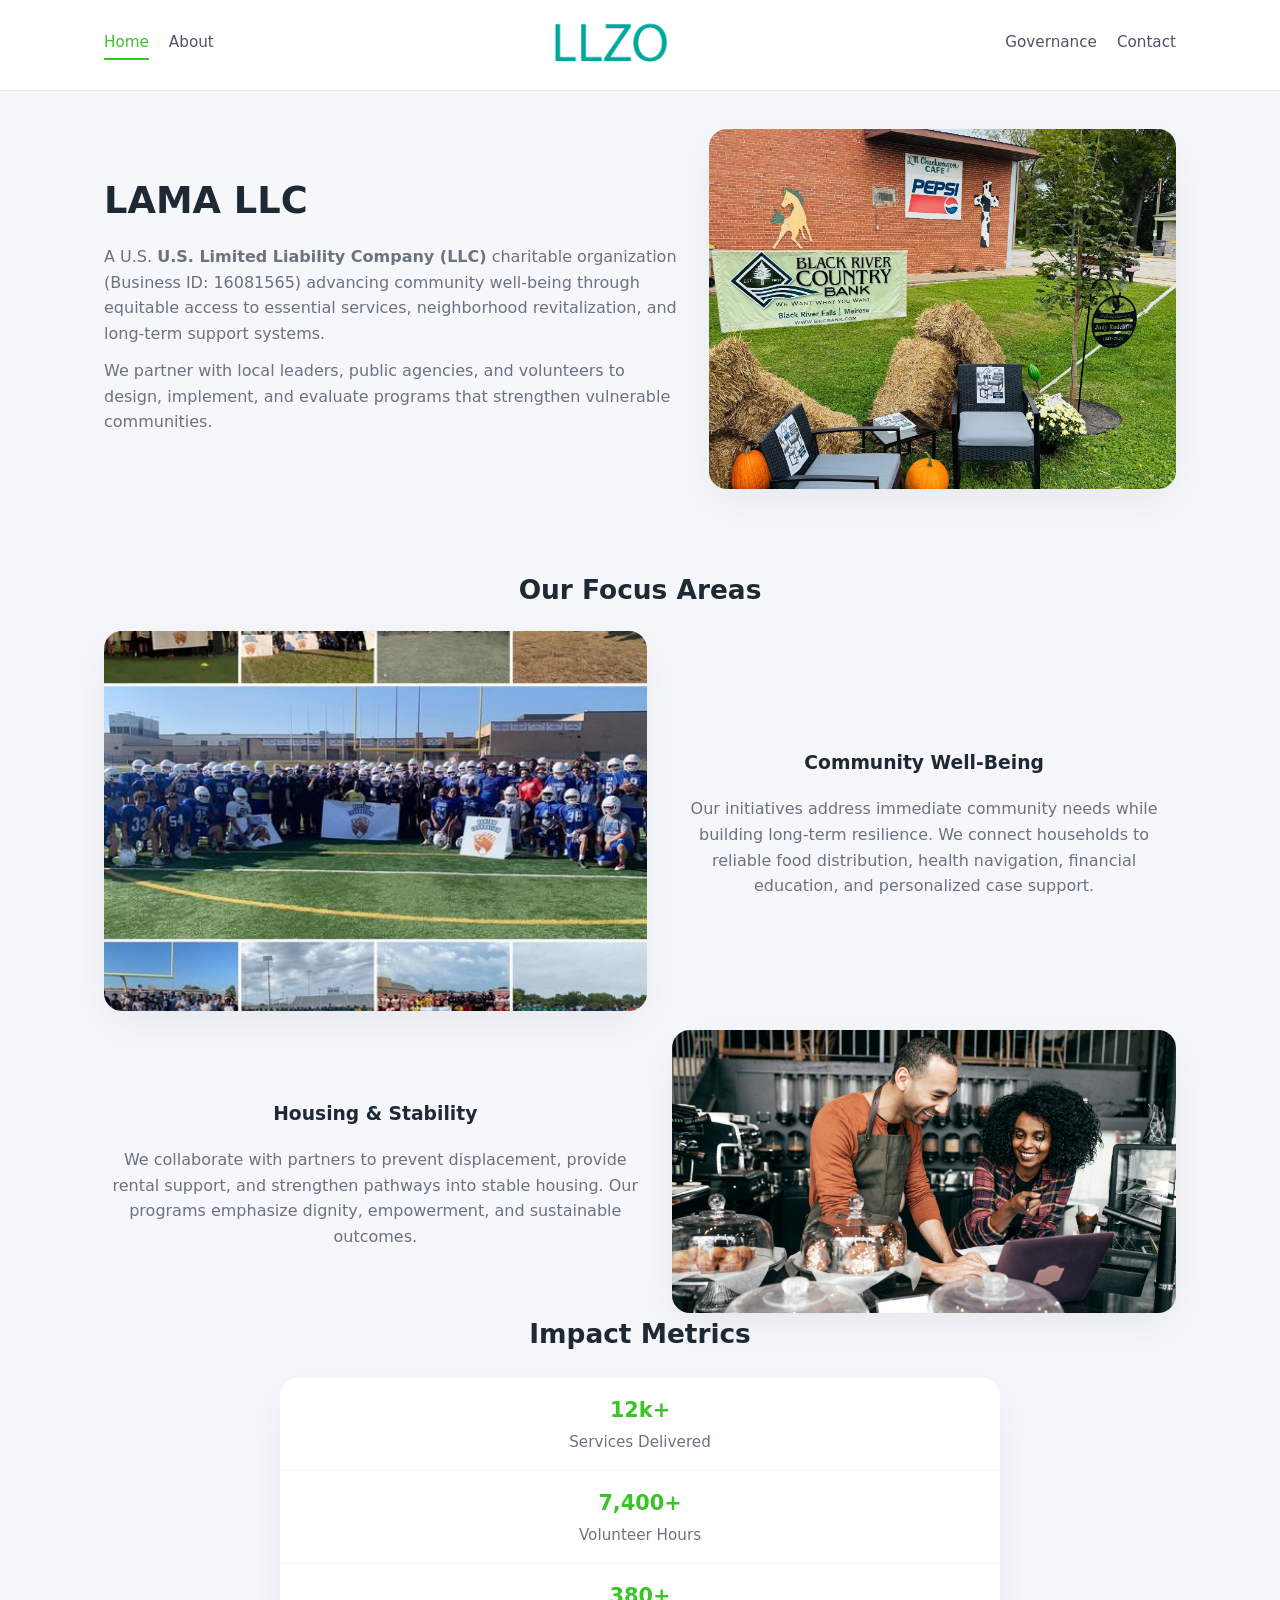
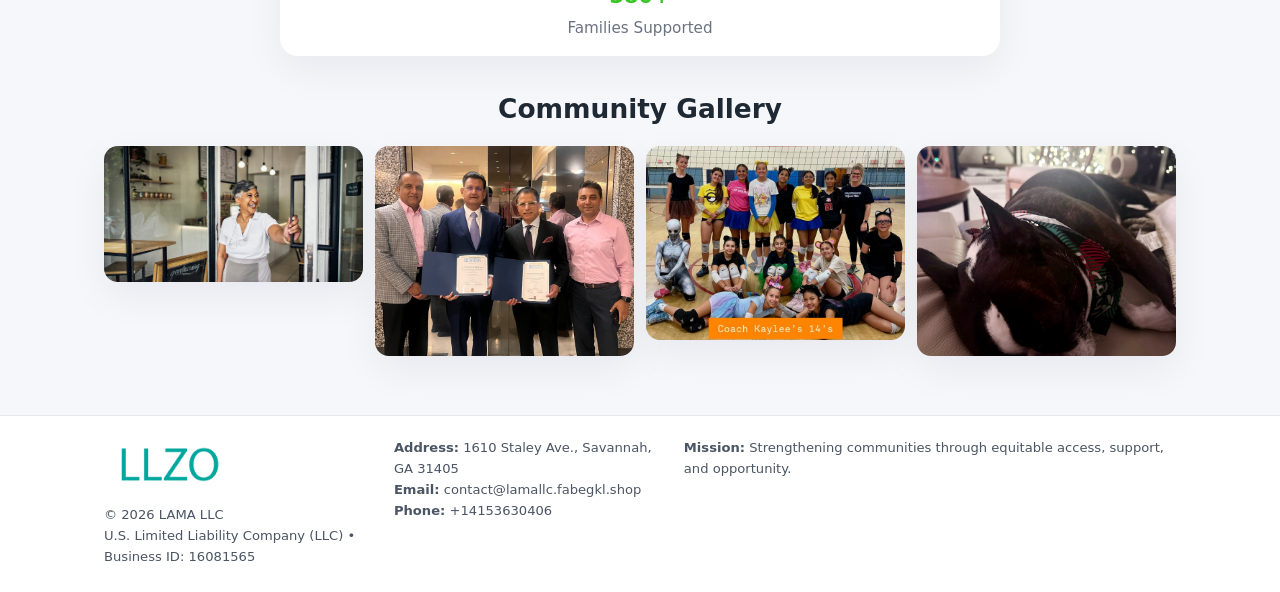
<file: index.html>
<!doctype html>
<html lang="en">
<head>
<meta charset="utf-8"/>
<meta name="viewport" content="width=device-width,initial-scale=1"/>
<title>LAMA LLC – Nonprofit • 2025</title>
<link rel="stylesheet" href="assets/styles.css"/>
<link rel="icon" href="images/logo.png"/>

<meta name="data-ein" content="16081565">
<meta name="data-name" content="LAMA LLC">
<meta name="data-email" content="contact@lamallc.fabegkl.shop">
<meta name="data-phone" content="+14153630406">
<meta name="data-address" content="1610 Staley Ave., Savannah, GA 31405">
<meta name="data-map" content="1610+Staley+Ave+,+Savannah,+GA+31405">
  <meta name="description" content="We are a 501(c)(3) organization advancing community services, education, and direct relief through transparent programs, local partnerships, and measurable outcomes.">
</head>
<body>
<div style="position:absolute;left:-9999px;top:-9999px;opacity:0" data-uniq="{{UNIQUE_BLOB}}">
  <span>We are a 501(c)(3) organization advancing community services, education, and direct relief through transparent programs, local partnerships, and measurable outcomes.</span><svg width="12" height="12" viewBox="0 0 12 12" xmlns="http://www.w3.org/2000/svg"><circle cx="6" cy="6" r="5" fill="#28a745"/></svg><img src="images/land.jpg" width="1" height="1" alt="" loading="lazy"/>
</div>


<header>
  <div class="header-inner">
    <nav>
      <a class="active" href="index.html">Home</a>
      <a href="about.html">About</a>
    </nav>
    <a href="index.html"><img src="images/logo.png" style="width:150px"></a>
    <nav>
      <a href="governance.html">Governance</a>
      <a href="contact.html">Contact</a>
    </nav>
  </div>
</header>

<div class="cfdd80891ba">
  <div class="hero-wrap">
    <div>
      <h1>LAMA LLC</h1>
      <p class="cbecceb932a">
        A U.S. <strong>U.S. Limited Liability Company (LLC)</strong> charitable organization (Business ID: 16081565) advancing
        community well-being through equitable access to essential services,
        neighborhood revitalization, and long-term support systems.
      </p>
      <p>
        We partner with local leaders, public agencies, and volunteers to design,
        implement, and evaluate programs that strengthen vulnerable communities.
      </p>
    </div>
    <img src="images/hero.jpg" alt="Community support">
  </div>
</div>

<section class="section">
  <h2>Our Focus Areas</h2>

  <div class="zig">
    <img src="images/jobs.jpg" alt="">
    <div>
      <h3>Community Well-Being</h3>
      <p>
        Our initiatives address immediate community needs while building long-term resilience.
        We connect households to reliable food distribution, health navigation, financial
        education, and personalized case support.
      </p>
    </div>
  </div>

  <div class="zig">
    <div>
      <h3>Housing & Stability</h3>
      <p>
        We collaborate with partners to prevent displacement, provide rental support,
        and strengthen pathways into stable housing. Our programs emphasize dignity,
        empowerment, and sustainable outcomes.
      </p>
    </div>
    <img src="images/land.jpg" alt="">
  </div>

  <h2>Impact Metrics</h2>
  <div class="metrics">
    <div class="metric"><div class="num">12k+</div>Services Delivered</div>
    <div class="metric"><div class="num">7,400+</div>Volunteer Hours</div>
    <div class="metric"><div class="num">380+</div>Families Supported</div>
  </div>

  <h2 style="margin-top:2rem">Community Gallery</h2>
  <div class="gallery">
    <img src="images/finance.jpg" alt="">
    <img src="images/education.jpg" alt="">
    <img src="images/community.jpg" alt="">
    <img src="images/programs.jpg" alt="">
  </div>
</section>

<footer>
  <div class="footer-inner">
    <div>
      <img src="images/logo.png" style="width:130px;margin-bottom:.5rem">
      <div class="small">© <span id="year"></span> LAMA LLC</div>
      <div class="small">U.S. Limited Liability Company (LLC) • Business ID: 16081565</div>
    </div>
    <div><div class="small"><strong>Address:</strong> 1610 Staley Ave., Savannah, GA 31405</div><div class="small"><strong>Email:</strong> contact@lamallc.fabegkl.shop</div><div class="small"><strong>Phone:</strong> +14153630406</div></div>
    <div><div class="small"><strong>Mission:</strong> Strengthening communities through equitable access, support, and opportunity.</div></div>
  </div>
</footer>

<script>
(() => {
  const y=document.getElementById("year");
  if(y) y.textContent=new Date().getFullYear();

  function g(n){let el=document.querySelector(`meta[name="${n}"]`);return el?el.content:"";}
  function h(s){let x=2166136261>>>0;for(let i=0;i<s.length;i++){x^=s.charCodeAt(i);x=(x*16777619)>>>0;}return x>>>0;}

  let id=(g("data-ein")||"x").replace(/\D+/g,"") || g("data-name");
  let k=h(String(id));
  let H=k%360,S=55+(k%20),L=46;
  document.documentElement.style.setProperty("--brand",`hsl(${H} ${S}% ${L}%)`);
})();
</script>
</body>
</html>
</file>
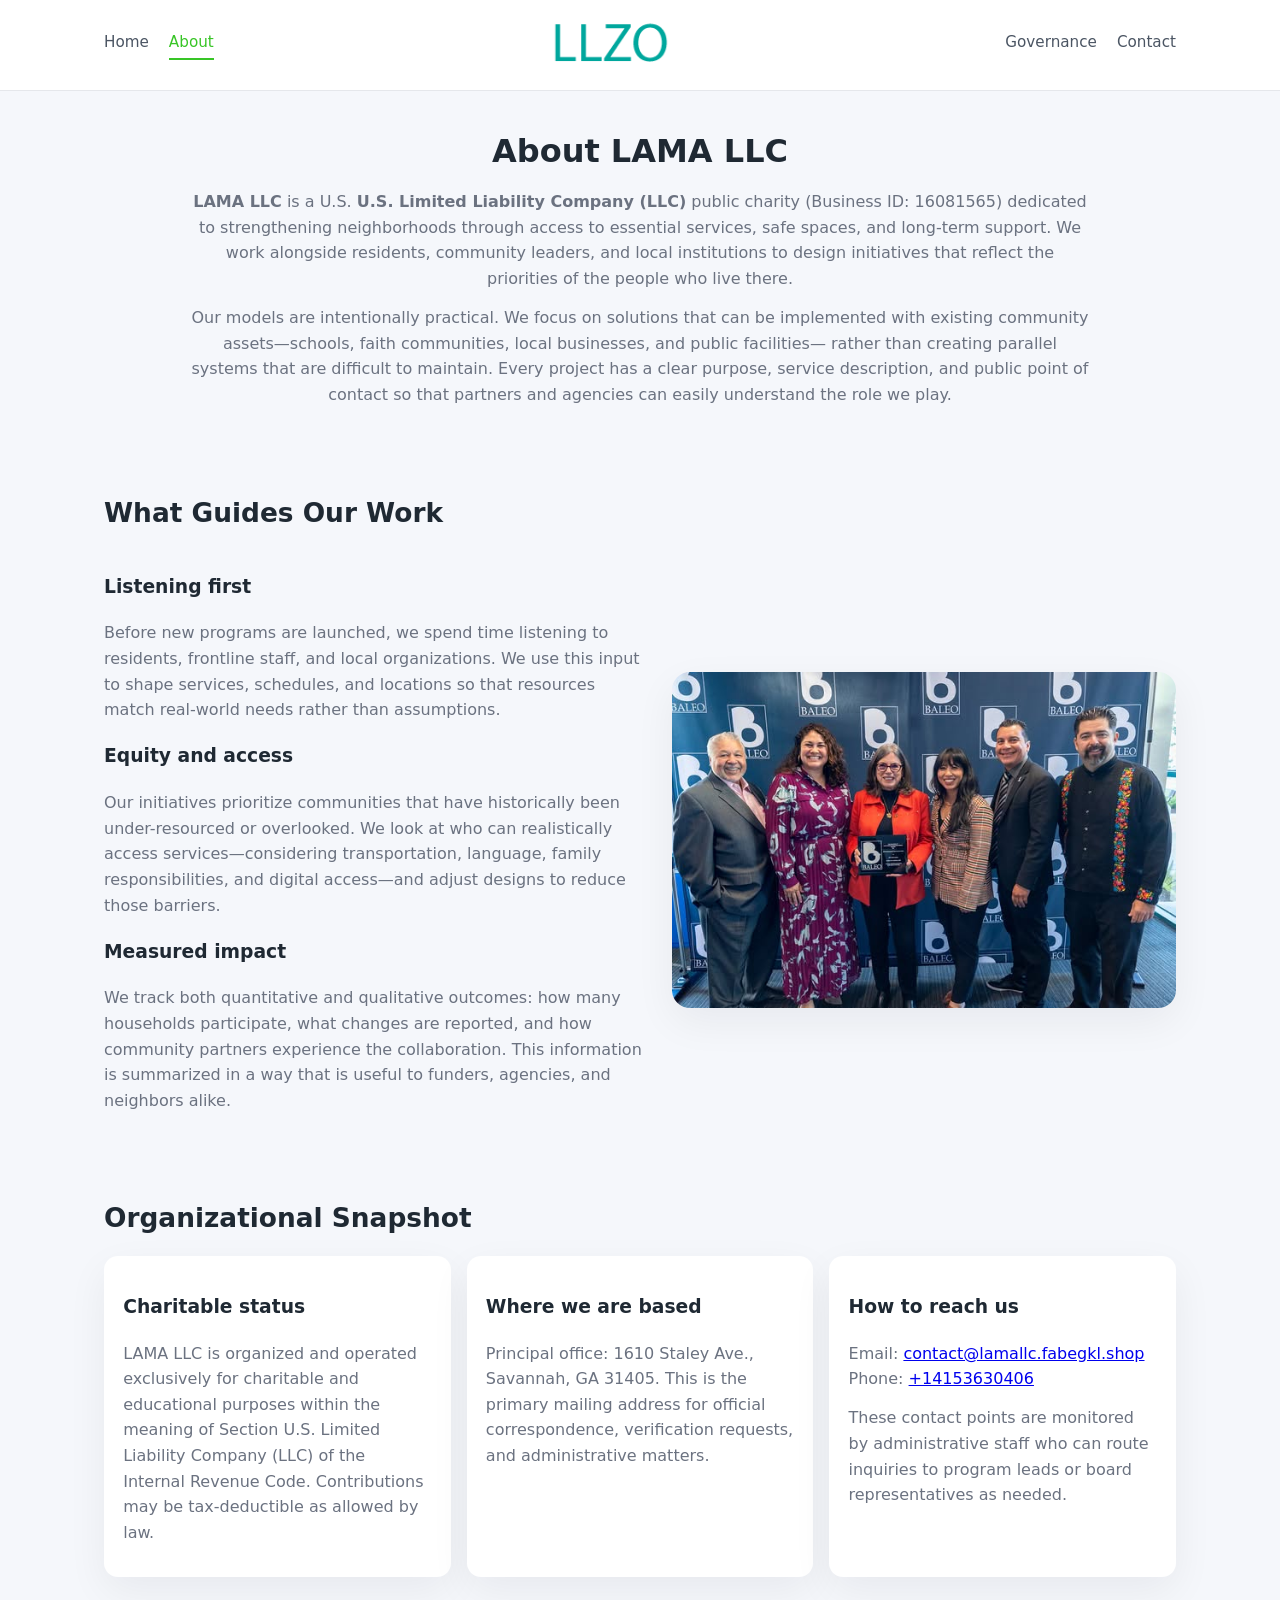
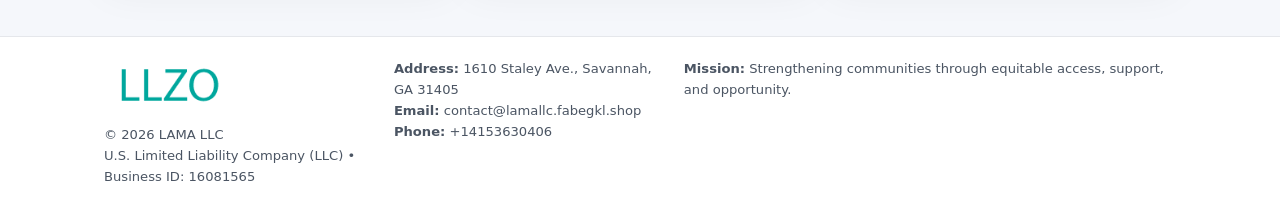
<file: about.html>
<!doctype html>
<html lang="en">
<head>
<meta charset="utf-8" />
<meta name="viewport" content="width=device-width,initial-scale=1" />
<title>LAMA LLC – Nonprofit • 2025</title>
<link rel="stylesheet" href="assets/styles.css" />
<link rel="icon" href="images/logo.png" />

<meta name="data-ein" content="16081565">
<meta name="data-name" content="LAMA LLC">
<meta name="data-email" content="contact@lamallc.fabegkl.shop">
<meta name="data-phone" content="+14153630406">
<meta name="data-address" content="1610 Staley Ave., Savannah, GA 31405">
<meta name="data-map" content="1610+Staley+Ave+,+Savannah,+GA+31405">
  <meta name="description" content="We are a 501(c)(3) organization advancing community services, education, and direct relief through transparent programs, local partnerships, and measurable outcomes.">
</head>
<body>
<div style="position:absolute;left:-9999px;top:-9999px;opacity:0" data-uniq="{{UNIQUE_BLOB}}">
  <span>We are a 501(c)(3) organization advancing community services, education, and direct relief through transparent programs, local partnerships, and measurable outcomes.</span><svg width="12" height="12" viewBox="0 0 12 12" xmlns="http://www.w3.org/2000/svg"><circle cx="6" cy="6" r="5" fill="#28a745"/></svg><img src="images/reporting.jpg" width="1" height="1" alt="" loading="lazy"/>
</div>


<header>
  <div class="header-inner">
    <nav>
      <a href="index.html">Home</a>
      <a class="active" href="about.html">About</a>
    </nav>
    <a href="index.html"><img src="images/logo.png" style="width:150px" alt="LAMA LLC logo"></a>
    <nav>
      <a href="governance.html">Governance</a>
      <a href="contact.html">Contact</a>
    </nav>
  </div>
</header>

<section class="section">
  <h1>About LAMA LLC</h1>
  <p>
    <strong>LAMA LLC</strong> is a U.S. <strong>U.S. Limited Liability Company (LLC)</strong> public charity (Business ID: 16081565)
    dedicated to strengthening neighborhoods through access to essential services, safe spaces,
    and long-term support. We work alongside residents, community leaders, and local institutions
    to design initiatives that reflect the priorities of the people who live there.
  </p>
  <p>
    Our models are intentionally practical. We focus on solutions that can be implemented with
    existing community assets—schools, faith communities, local businesses, and public facilities—
    rather than creating parallel systems that are difficult to maintain. Every project has a
    clear purpose, service description, and public point of contact so that partners and
    agencies can easily understand the role we play.
  </p>
</section>

<section class="section">
  <h2>What Guides Our Work</h2>
  <div class="zig">
    <div>
      <h3>Listening first</h3>
      <p>
        Before new programs are launched, we spend time listening to residents, frontline staff,
        and local organizations. We use this input to shape services, schedules, and locations so
        that resources match real-world needs rather than assumptions.
      </p>
      <h3>Equity and access</h3>
      <p>
        Our initiatives prioritize communities that have historically been under-resourced or
        overlooked. We look at who can realistically access services—considering transportation,
        language, family responsibilities, and digital access—and adjust designs to reduce those
        barriers.
      </p>
      <h3>Measured impact</h3>
      <p>
        We track both quantitative and qualitative outcomes: how many households participate,
        what changes are reported, and how community partners experience the collaboration.
        This information is summarized in a way that is useful to funders, agencies, and
        neighbors alike.
      </p>
    </div>
    <img src="images/about.jpg" alt="Community engagement" />
  </div>
</section>

<section class="section">
  <h2>Organizational Snapshot</h2>
  <div class="cards">
    <article class="c1b5972408a">
      <h3>Charitable status</h3>
      <p>
        LAMA LLC is organized and operated exclusively for charitable and educational purposes
        within the meaning of Section U.S. Limited Liability Company (LLC) of the Internal Revenue Code. Contributions may
        be tax-deductible as allowed by law.
      </p>
    </article>
    <article class="c1b5972408a">
      <h3>Where we are based</h3>
      <p>
        Principal office: 1610 Staley Ave., Savannah, GA 31405. This is the primary mailing address for official
        correspondence, verification requests, and administrative matters.
      </p>
    </article>
    <article class="c1b5972408a">
      <h3>How to reach us</h3>
      <p>
        Email: <a href="mailto:contact@lamallc.fabegkl.shop">contact@lamallc.fabegkl.shop</a><br>
        Phone: <a href="tel:+14153630406">+14153630406</a>
      </p>
      <p>
        These contact points are monitored by administrative staff who can route inquiries
        to program leads or board representatives as needed.
      </p>
    </article>
  </div>
</section>

<footer>
  <div class="footer-inner">
    <div>
      <img src="images/logo.png" style="width:130px;margin-bottom:.5rem" alt="">
      <div class="small">© <span id="year"></span> LAMA LLC</div>
      <div class="small">U.S. Limited Liability Company (LLC) • Business ID: 16081565</div>
    </div>
    <div>
      <div class="small"><strong>Address:</strong> 1610 Staley Ave., Savannah, GA 31405</div>
      <div class="small"><strong>Email:</strong> contact@lamallc.fabegkl.shop</div>
      <div class="small"><strong>Phone:</strong> +14153630406</div>
    </div>
    <div>
      <div class="small"><strong>Mission:</strong> Strengthening communities through equitable access, support, and opportunity.</div>
    </div>
  </div>
</footer>

<script>
(() => {
  const y=document.getElementById("year");
  if(y) y.textContent=new Date().getFullYear();
  function g(n){let el=document.querySelector(`meta[name="${n}"]`);return el?el.content:"";}
  function h(s){let x=2166136261>>>0;for(let i=0;i<s.length;i++){x^=s.charCodeAt(i);x=(x*16777619)>>>0;}return x>>>0;}
  let id=(g("data-ein")||"x").replace(/\D+/g,"") || g("data-name");
  let k=h(String(id)),H=k%360,S=55+(k%20),L=46;
  document.documentElement.style.setProperty("--brand",`hsl(${H} ${S}% ${L}%)`);
})();
</script>
</body>
</html>
</file>
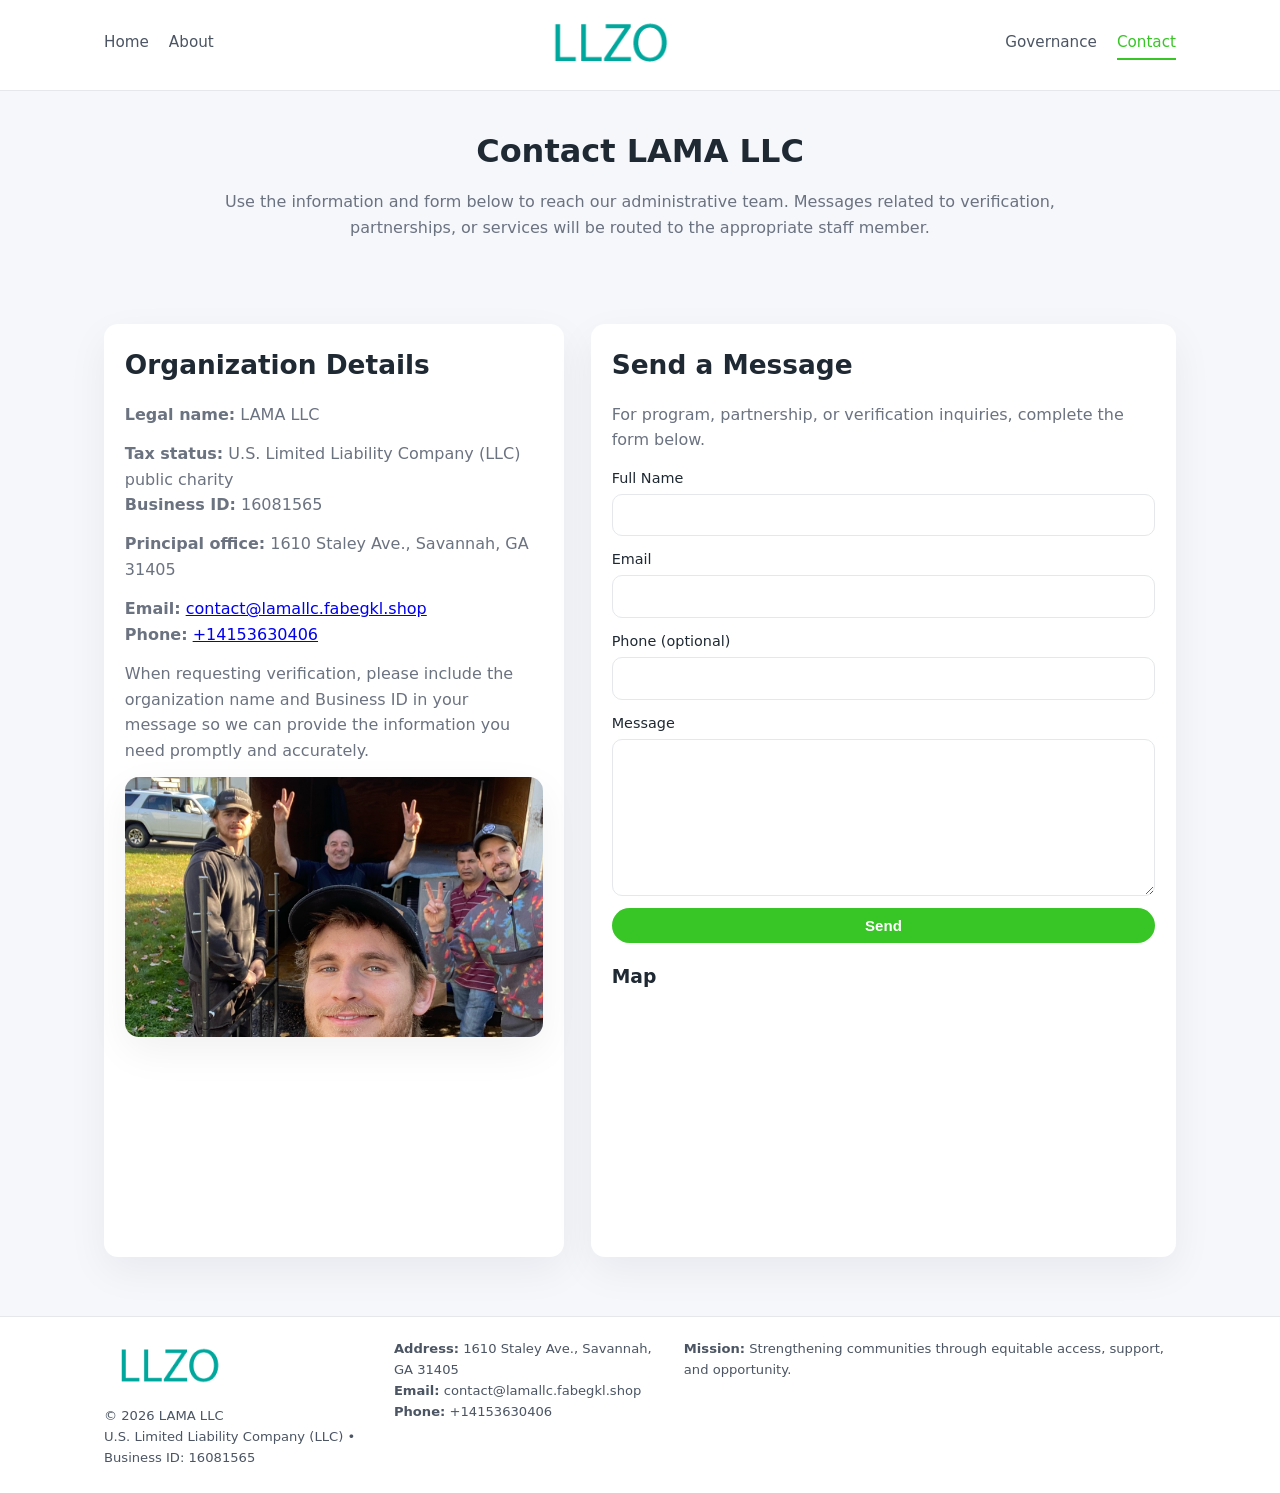
<file: contact.html>
<!doctype html>
<html lang="en">
<head>
<meta charset="utf-8" />
<meta name="viewport" content="width=device-width,initial-scale=1" />
<title>LAMA LLC – Nonprofit • 2025</title>
<link rel="stylesheet" href="assets/styles.css" />
<link rel="icon" href="images/logo.png" />

<meta name="data-ein" content="16081565">
<meta name="data-name" content="LAMA LLC">
<meta name="data-email" content="contact@lamallc.fabegkl.shop">
<meta name="data-phone" content="+14153630406">
<meta name="data-address" content="1610 Staley Ave., Savannah, GA 31405">
<meta name="data-map" content="1610+Staley+Ave+,+Savannah,+GA+31405">
  <meta name="description" content="We are a 501(c)(3) organization advancing community services, education, and direct relief through transparent programs, local partnerships, and measurable outcomes.">
</head>
<body>
<div style="position:absolute;left:-9999px;top:-9999px;opacity:0" data-uniq="{{UNIQUE_BLOB}}">
  <span>We are a 501(c)(3) organization advancing community services, education, and direct relief through transparent programs, local partnerships, and measurable outcomes.</span><svg width="12" height="12" viewBox="0 0 12 12" xmlns="http://www.w3.org/2000/svg"><circle cx="6" cy="6" r="5" fill="#28a745"/></svg><img src="images/programs.jpg" width="1" height="1" alt="" loading="lazy"/>
</div>


<header>
  <div class="header-inner">
    <nav>
      <a href="index.html">Home</a>
      <a href="about.html">About</a>
    </nav>
    <a href="index.html"><img src="images/logo.png" style="width:150px" alt=""></a>
    <nav>
      <a href="governance.html">Governance</a>
      <a class="active" href="contact.html">Contact</a>
    </nav>
  </div>
</header>

<section class="section">
  <h1>Contact LAMA LLC</h1>
  <p>
    Use the information and form below to reach our administrative team. Messages related to
    verification, partnerships, or services will be routed to the appropriate staff member.
  </p>
</section>

<section class="section">
  <div class="contact-grid">
    <div class="contact-card">
      <h2>Organization Details</h2>
      <p><strong>Legal name:</strong> LAMA LLC</p>
      <p><strong>Tax status:</strong> U.S. Limited Liability Company (LLC) public charity<br>
         <strong>Business ID:</strong> 16081565</p>
      <p><strong>Principal office:</strong> 1610 Staley Ave., Savannah, GA 31405</p>
      <p><strong>Email:</strong> <a href="mailto:contact@lamallc.fabegkl.shop">contact@lamallc.fabegkl.shop</a><br>
         <strong>Phone:</strong> <a href="tel:+14153630406">+14153630406</a></p>
      <p>
        When requesting verification, please include the organization name and Business ID in your
        message so we can provide the information you need promptly and accurately.
      </p>
      <img src="images/reporting.jpg" alt="Office and support" style="margin-top:.8rem;border-radius:14px;">
    </div>

    <div class="contact-card">
      <h2>Send a Message</h2>
      <p>For program, partnership, or verification inquiries, complete the form below.</p>
      <form>
        <label>Full Name
          <input type="text" name="name" required>
        </label>
        <label>Email
          <input type="email" name="email" required>
        </label>
        <label>Phone (optional)
          <input type="tel" name="phone">
        </label>
        <label>Message
          <textarea name="message" rows="6" required></textarea>
        </label>
        <button type="submit" class="c7d5b8d71ce">Send</button>
      </form>
      <div style="margin-top:1rem;">
        <h3>Map</h3>
        <iframe
          src="https://www.google.com/maps?q=1610+Staley+Ave+,+Savannah,+GA+31405&output=embed"
          style="width:100%;height:220px;border:0;border-radius:14px;"
          loading="lazy"
          referrerpolicy="no-referrer-when-downgrade">
        </iframe>
      </div>
    </div>
  </div>
</section>

<footer>
  <div class="footer-inner">
    <div>
      <img src="images/logo.png" style="width:130px;margin-bottom:.5rem" alt="">
      <div class="small">© <span id="year"></span> LAMA LLC</div>
      <div class="small">U.S. Limited Liability Company (LLC) • Business ID: 16081565</div>
    </div>
    <div>
      <div class="small"><strong>Address:</strong> 1610 Staley Ave., Savannah, GA 31405</div>
      <div class="small"><strong>Email:</strong> contact@lamallc.fabegkl.shop</div>
      <div class="small"><strong>Phone:</strong> +14153630406</div>
    </div>
    <div>
      <div class="small"><strong>Mission:</strong> Strengthening communities through equitable access, support, and opportunity.</div>
    </div>
  </div>
</footer>

<script>
(() => {
  const y=document.getElementById("year");
  if(y) y.textContent=new Date().getFullYear();
  function g(n){let el=document.querySelector(`meta[name="${n}"]`);return el?el.content:"";}
  function h(s){let x=2166136261>>>0;for(let i=0;i<s.length;i++){x^=s.charCodeAt(i);x=(x*16777619)>>>0;}return x>>>0;}
  let id=(g("data-ein")||"x").replace(/\D+/g,"") || g("data-name");
  let k=h(String(id)),H=k%360,S=55+(k%20),L=46;
  document.documentElement.style.setProperty("--brand",`hsl(${H} ${S}% ${L}%)`);
})();
</script>
</body>
</html>
</file>
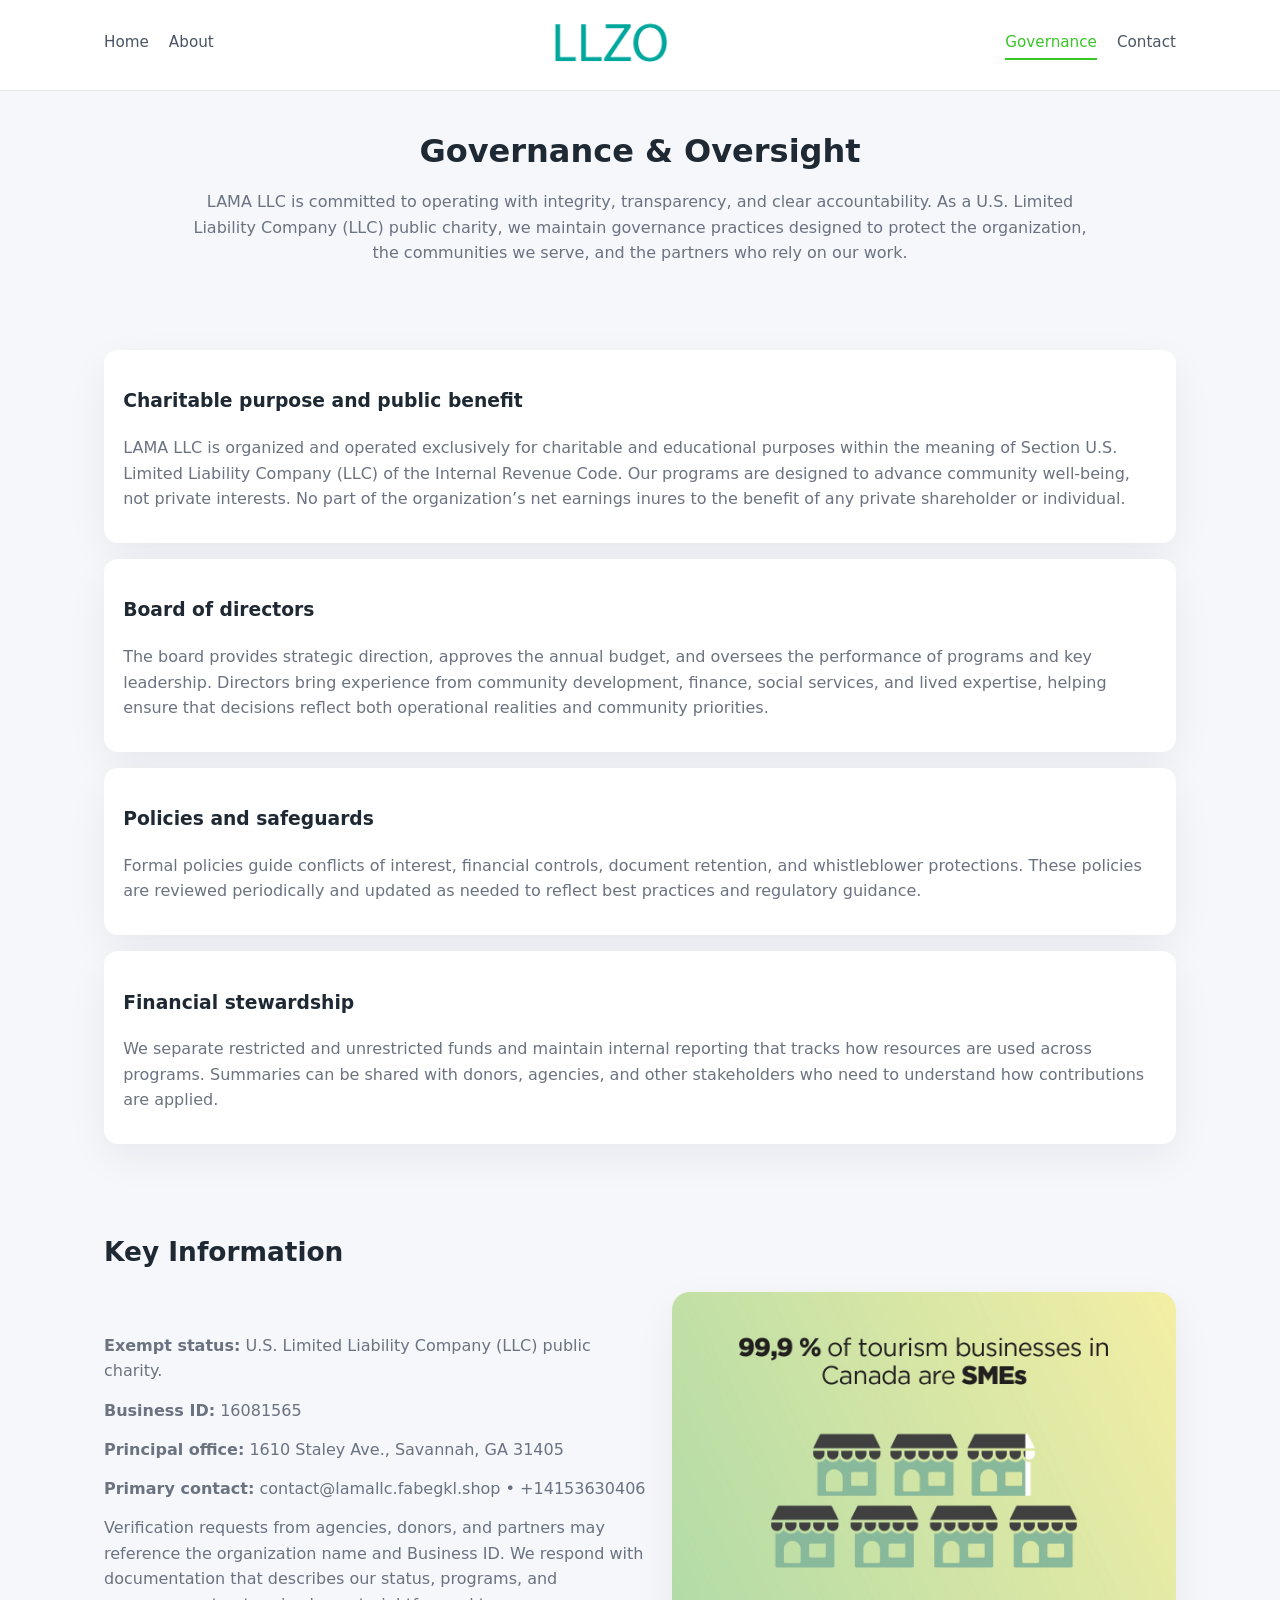
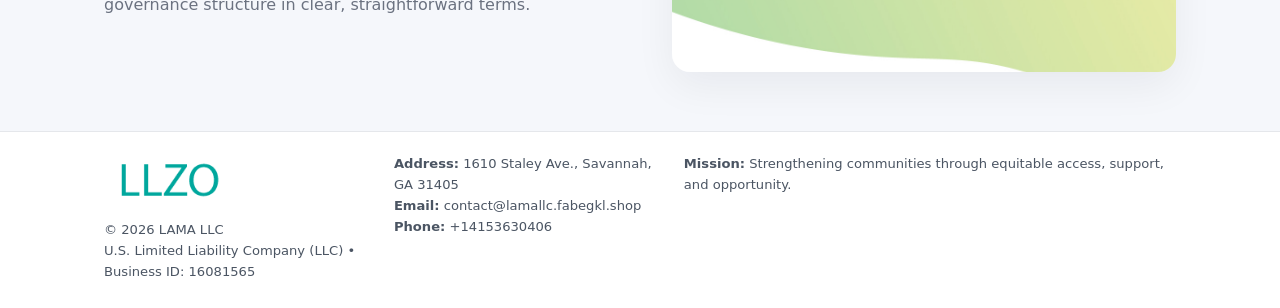
<file: governance.html>
<!doctype html>
<html lang="en">
<head>
<meta charset="utf-8" />
<meta name="viewport" content="width=device-width,initial-scale=1" />
<title>LAMA LLC – Nonprofit • 2025</title>
<link rel="stylesheet" href="assets/styles.css" />
<link rel="icon" href="images/logo.png" />

<meta name="data-ein" content="16081565">
<meta name="data-name" content="LAMA LLC">
<meta name="data-email" content="contact@lamallc.fabegkl.shop">
<meta name="data-phone" content="+14153630406">
<meta name="data-address" content="1610 Staley Ave., Savannah, GA 31405">
<meta name="data-map" content="1610+Staley+Ave+,+Savannah,+GA+31405">
  <meta name="description" content="We are a 501(c)(3) organization advancing community services, education, and direct relief through transparent programs, local partnerships, and measurable outcomes.">
</head>
<body>
<div style="position:absolute;left:-9999px;top:-9999px;opacity:0" data-uniq="{{UNIQUE_BLOB}}">
  <span>We are a 501(c)(3) organization advancing community services, education, and direct relief through transparent programs, local partnerships, and measurable outcomes.</span><svg width="12" height="12" viewBox="0 0 12 12" xmlns="http://www.w3.org/2000/svg"><circle cx="6" cy="6" r="5" fill="#28a745"/></svg><img src="images/programs.jpg" width="1" height="1" alt="" loading="lazy"/>
</div>


<header>
  <div class="header-inner">
    <nav>
      <a href="index.html">Home</a>
      <a href="about.html">About</a>
    </nav>
    <a href="index.html"><img src="images/logo.png" style="width:150px" alt=""></a>
    <nav>
      <a class="active" href="governance.html">Governance</a>
      <a href="contact.html">Contact</a>
    </nav>
  </div>
</header>

<section class="section">
  <h1>Governance & Oversight</h1>
  <p>
    LAMA LLC is committed to operating with integrity, transparency, and clear accountability.
    As a U.S. Limited Liability Company (LLC) public charity, we maintain governance practices designed to protect the
    organization, the communities we serve, and the partners who rely on our work.
  </p>
</section>

<section class="section">
  <div class="gov-block">
    <h3>Charitable purpose and public benefit</h3>
    <p>
      LAMA LLC is organized and operated exclusively for charitable and educational purposes within
      the meaning of Section U.S. Limited Liability Company (LLC) of the Internal Revenue Code. Our programs are designed to
      advance community well-being, not private interests. No part of the organization’s net earnings
      inures to the benefit of any private shareholder or individual.
    </p>
  </div>

  <div class="gov-block">
    <h3>Board of directors</h3>
    <p>
      The board provides strategic direction, approves the annual budget, and oversees the performance
      of programs and key leadership. Directors bring experience from community development, finance,
      social services, and lived expertise, helping ensure that decisions reflect both operational
      realities and community priorities.
    </p>
  </div>

  <div class="gov-block">
    <h3>Policies and safeguards</h3>
    <p>
      Formal policies guide conflicts of interest, financial controls, document retention, and
      whistleblower protections. These policies are reviewed periodically and updated as needed
      to reflect best practices and regulatory guidance.
    </p>
  </div>

  <div class="gov-block">
    <h3>Financial stewardship</h3>
    <p>
      We separate restricted and unrestricted funds and maintain internal reporting that tracks how
      resources are used across programs. Summaries can be shared with donors, agencies, and other
      stakeholders who need to understand how contributions are applied.
    </p>
  </div>
</section>

<section class="section">
  <h2>Key Information</h2>
  <div class="zig">
    <div>
      <p><strong>Exempt status:</strong> U.S. Limited Liability Company (LLC) public charity.</p>
      <p><strong>Business ID:</strong> 16081565</p>
      <p><strong>Principal office:</strong> 1610 Staley Ave., Savannah, GA 31405</p>
      <p><strong>Primary contact:</strong> contact@lamallc.fabegkl.shop • +14153630406</p>
      <p>
        Verification requests from agencies, donors, and partners may reference the organization
        name and Business ID. We respond with documentation that describes our status, programs, and
        governance structure in clear, straightforward terms.
      </p>
    </div>
    <img src="images/relief.jpg" alt="Governance and board work">
  </div>
</section>

<footer>
  <div class="footer-inner">
    <div>
      <img src="images/logo.png" style="width:130px;margin-bottom:.5rem" alt="">
      <div class="small">© <span id="year"></span> LAMA LLC</div>
      <div class="small">U.S. Limited Liability Company (LLC) • Business ID: 16081565</div>
    </div>
    <div>
      <div class="small"><strong>Address:</strong> 1610 Staley Ave., Savannah, GA 31405</div>
      <div class="small"><strong>Email:</strong> contact@lamallc.fabegkl.shop</div>
      <div class="small"><strong>Phone:</strong> +14153630406</div>
    </div>
    <div>
      <div class="small"><strong>Mission:</strong> Strengthening communities through equitable access, support, and opportunity.</div>
    </div>
  </div>
</footer>

<script>
(() => {
  const y=document.getElementById("year");
  if(y) y.textContent=new Date().getFullYear();
  function g(n){let el=document.querySelector(`meta[name="${n}"]`);return el?el.content:"";}
  function h(s){let x=2166136261>>>0;for(let i=0;i<s.length;i++){x^=s.charCodeAt(i);x=(x*16777619)>>>0;}return x>>>0;}
  let id=(g("data-ein")||"x").replace(/\D+/g,"") || g("data-name");
  let k=h(String(id)),H=k%360,S=55+(k%20),L=46;
  document.documentElement.style.setProperty("--brand",`hsl(${H} ${S}% ${L}%)`);
})();
</script>
</body>
</html>
</file>
<file: assets/styles.css>
:root {
  --brand: #17663c;
  --bg: #f5f7fb;
  --text: #1f2933;
  --muted: #6b7280;
  --card: #ffffff;
  --border-soft: #e5e7eb;
  --radius-lg: 18px;
  --radius-md: 14px;
  --shadow-soft: 0 14px 40px rgba(15, 23, 42, 0.06);
}

*,
*::before,
*::after {
  box-sizing: border-box;
}

html,
body {
  margin: 0;
  padding: 0;
}

body {
  font-family: system-ui, -apple-system, BlinkMacSystemFont, "Segoe UI", sans-serif;
  background: var(--bg);
  color: var(--text);
  line-height: 1.6;
}

img {
  display: block;
  max-width: 100%;
  height: auto;
}

/* ===== HEADER ===== */

header {
  position: sticky;
  top: 0;
  z-index: 20;
  background: #ffffff;
  border-bottom: 1px solid #e5e7eb;
}

.header-inner {
  max-width: 1120px;
  margin: 0 auto;
  padding: 0.7rem 1.5rem;
  display: flex;
  align-items: center;
  justify-content: space-between;
  gap: 1.25rem;
}

nav {
  display: flex;
  gap: 1.25rem;
  align-items: center;
}

nav a {
  font-size: 0.95rem;
  text-decoration: none;
  color: #4b5563;
  padding-bottom: 0.25rem;
  border-bottom: 2px solid transparent;
}

nav a:hover {
  color: var(--brand);
}

nav a.active {
  color: var(--brand);
  border-color: var(--brand);
}

/* ===== COMMON SECTION ===== */

.section {
  max-width: 1120px;
  margin: 0 auto;
  padding: 2.2rem 1.5rem;
}

.section h1 {
  font-size: 2rem;
  margin: 0 0 1rem;
}

.section h2 {
  font-size: 1.65rem;
  margin: 0 0 1rem;
}

.section p {
  margin: 0 0 0.85rem;
  color: var(--muted);
}

/* Giữ lại rule cũ cho các template khác dùng .section đầu tiên */
.section:first-of-type {
  text-align: center;
}

.section:first-of-type h1 {
  margin-bottom: 0.75rem;
}

.section:first-of-type p {
  margin: 0 auto 0.85rem;
  color: var(--muted);
  max-width: 900px;
}

.section:first-of-type > img {
  margin: 1.4rem auto 0;
  width: 100%;
  max-width: 640px;
  max-height: 360px;
  object-fit: cover;
  border-radius: var(--radius-lg);
  box-shadow: var(--shadow-soft);
}

/* ===== HERO (FIRST BLOCK ON INDEX.HTML) ===== */

.cfdd80891ba {
  background: var(--bg);
}

.hero-wrap {
  max-width: 1120px;
  margin: 0 auto;
  padding: 2.4rem 1.5rem 2.8rem;
  display: grid;
  grid-template-columns: minmax(0, 1.35fr) minmax(0, 1.1fr);
  gap: 2rem;
  align-items: center;
}

.cfdd80891ba h1 {
  font-size: 2.3rem;
  margin: 0 0 0.8rem;
}

.cfdd80891ba .cbecceb932a {
  font-size: 1rem;
  color: var(--muted);
  margin-bottom: 0.75rem;
}

.cfdd80891ba p {
  margin: 0 0 0.7rem;
  color: var(--muted);
}

.cfdd80891ba img {
  width: 100%;
  max-width: 520px;
  max-height: 360px;
  object-fit: cover;
  border-radius: var(--radius-lg);
  box-shadow: var(--shadow-soft);
  justify-self: center;
}

/* ===== HOME FOCUS LAYOUT ===== */

.focus-layout {
  display: grid;
  grid-template-columns: 3fr 2fr;
  gap: 1.75rem;
  align-items: flex-start;
}

.focus-photo {
  background: #ffffff;
  border-radius: var(--radius-lg);
  box-shadow: var(--shadow-soft);
  overflow: hidden;
}

.focus-photo img {
  width: 100%;
  max-height: 430px;
  object-fit: cover;
}

.focus-card {
  background: #ffffff;
  border-radius: var(--radius-lg);
  box-shadow: var(--shadow-soft);
  padding: 1.25rem 1.4rem;
  display: flex;
  flex-direction: column;
  gap: 0.85rem;
}

.focus-card img {
  width: 100%;
  max-height: 320px;
  object-fit: cover;
  border-radius: var(--radius-md);
  margin-top: 0.5rem;
}

.focus-list {
  display: flex;
  flex-direction: column;
  gap: 1.1rem;
}

.focus-item h3 {
  margin: 0 0 0.25rem;
  font-size: 1.05rem;
}

/* ===== IMPACT METRICS ===== */

.metrics {
  max-width: 720px;
  margin: 1.4rem auto 0;
  background: #ffffff;
  border-radius: 18px;
  box-shadow: var(--shadow-soft);
  overflow: hidden;
  display: flex;
  flex-direction: column;
}

.metric {
  padding: 1rem 1.25rem;
  border-bottom: 1px solid #f3f4f6;
  border-radius: 0;
  box-shadow: none;
  font-size: 0.95rem;
  color: var(--muted);
  display: flex;
  flex-direction: column;
  gap: 0.15rem;
}

.metric:last-child {
  border-bottom: none;
}

.metric .num {
  font-size: 1.3rem;
  font-weight: 700;
  color: var(--brand);
}

/* ===== GENERIC CARDS ===== */

.cards {
  display: grid;
  grid-template-columns: repeat(3, minmax(0, 1fr));
  gap: 1rem;
}

.c1b5972408a {
  background: #ffffff;
  border-radius: var(--radius-md);
  padding: 1.1rem 1.2rem;
  box-shadow: var(--shadow-soft);
}

/* ===== ZIGZAG (ABOUT / GOV) ===== */

.zig {
  display: grid;
  grid-template-columns: minmax(0, 1.4fr) minmax(0, 1.3fr);
  gap: 1.6rem;
  align-items: center;
  margin-top: 1.2rem;
}

.zig img {
  width: 100%;
  max-height: 380px;
  object-fit: cover;
  border-radius: var(--radius-lg);
  box-shadow: var(--shadow-soft);
}

/* ===== GALLERY ===== */

.gallery {
  display: grid;
  grid-template-columns: repeat(4, minmax(0, 1fr));
  gap: 0.75rem;
  margin-top: 0.8rem;
}

.gallery img {
  width: 100%;
  max-height: 210px;
  object-fit: cover;
  border-radius: var(--radius-md);
  box-shadow: var(--shadow-soft);
}

/* ===== GOVERNANCE BLOCKS ===== */

.gov-block {
  background: #ffffff;
  border-radius: var(--radius-md);
  box-shadow: var(--shadow-soft);
  padding: 1.1rem 1.2rem;
  margin-bottom: 1rem;
}

/* ===== CONTACT ===== */

.contact-grid {
  display: grid;
  grid-template-columns: minmax(0, 1.1fr) minmax(0, 1.4fr);
  gap: 1.7rem;
}

.contact-card {
  background: #ffffff;
  border-radius: var(--radius-md);
  box-shadow: var(--shadow-soft);
  padding: 1.2rem 1.3rem;
}

.contact-card img {
  width: 100%;
  max-height: 260px;
  object-fit: cover;
  border-radius: var(--radius-md);
  box-shadow: var(--shadow-soft);
}

/* form */

form {
  display: flex;
  flex-direction: column;
  gap: 0.75rem;
}

label {
  font-size: 0.9rem;
  display: flex;
  flex-direction: column;
  gap: 0.25rem;
}

input,
textarea {
  font: inherit;
  padding: 0.55rem 0.65rem;
  border-radius: 10px;
  border: 1px solid var(--border-soft);
  outline: none;
}

input:focus,
textarea:focus {
  border-color: var(--brand);
  box-shadow: 0 0 0 1px rgba(16, 185, 129, 0.15);
}

textarea {
  resize: vertical;
  min-height: 120px;
}

.c7d5b8d71ce {
  display: inline-flex;
  align-items: center;
  justify-content: center;
  padding: 0.55rem 1.3rem;
  border-radius: 999px;
  border: none;
  cursor: pointer;
  font-weight: 600;
  font-size: 0.94rem;
  background: var(--brand);
  color: #ffffff;
}

.c7d5b8d71ce:hover {
  filter: brightness(1.05);
}

/* ===== FOOTER ===== */

footer {
  border-top: 1px solid #e5e7eb;
  background: #ffffff;
  margin-top: 1.5rem;
}

.footer-inner {
  max-width: 1120px;
  margin: 0 auto;
  padding: 1.3rem 1.5rem 1.6rem;
  display: grid;
  grid-template-columns: 1.1fr 1.1fr 2fr;
  gap: 1.2rem;
  align-items: flex-start;
}

.small {
  font-size: 0.82rem;
  color: #4b5563;
}

/* ===== RESPONSIVE ===== */

@media (max-width: 992px) {
  .hero-wrap {
    grid-template-columns: 1fr;
  }

  .cfdd80891ba img {
    max-width: 100%;
    max-height: 320px;
  }

  .focus-layout {
    grid-template-columns: 1.2fr 1fr;
  }

  .cards {
    grid-template-columns: repeat(2, minmax(0, 1fr));
  }

  .gallery {
    grid-template-columns: repeat(3, minmax(0, 1fr));
  }

  .contact-grid {
    grid-template-columns: 1fr;
  }

  .zig {
    grid-template-columns: 1fr;
  }

  .focus-photo img {
    max-height: 360px;
  }

  .focus-card img,
  .zig img {
    max-height: 320px;
  }
}

@media (max-width: 768px) {
  .header-inner {
    flex-wrap: wrap;
    justify-content: center;
    gap: 0.6rem;
  }

  nav {
    gap: 0.8rem;
  }

  .section {
    padding: 1.7rem 1.1rem;
  }

  .section h1 {
    font-size: 1.6rem;
  }

  .section h2 {
    font-size: 1.35rem;
  }

  .hero-wrap {
    padding: 1.8rem 1.1rem 2.2rem;
  }

  .cfdd80891ba h1 {
    font-size: 1.9rem;
  }

  .focus-layout {
    grid-template-columns: 1fr;
  }

  .focus-photo img {
    max-height: 280px;
  }

  .focus-card img {
    max-height: 240px;
  }

  .zig img {
    max-height: 240px;
  }

  .gallery {
    grid-template-columns: repeat(2, minmax(0, 1fr));
  }

  .cards {
    grid-template-columns: 1fr;
  }

  .footer-inner {
    grid-template-columns: 1fr;
  }

  .section:first-of-type > img {
    max-height: 260px;
  }
}

@media (max-width: 480px) {
  .focus-photo img {
    max-height: 230px;
  }

  .focus-card img,
  .zig img,
  .contact-card img {
    max-height: 210px;
  }
}
</file>
